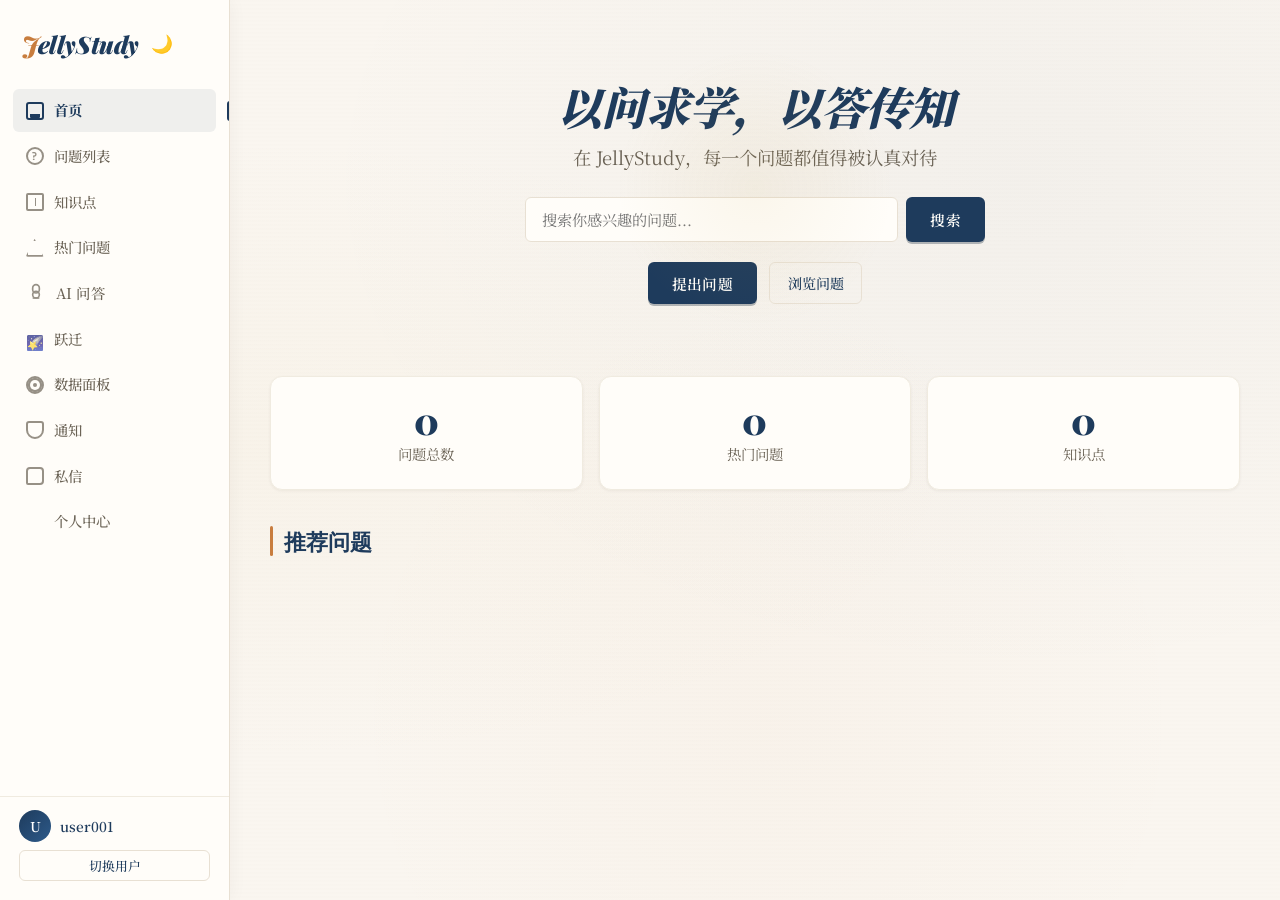
<file: qianduan/index.html>
<!DOCTYPE html>
<html lang="zh-CN">
<head>
    <meta charset="UTF-8">
    <meta name="viewport" content="width=device-width, initial-scale=1.0">
    <title>JellyStudy — 问答学习平台</title>
    <link rel="stylesheet" href="css/base.css">
    <link rel="icon" href="data:image/svg+xml,<svg xmlns='http://www.w3.org/2000/svg' viewBox='0 0 32 32'><rect width='32' height='32' rx='6' fill='%232563eb'/><text x='16' y='23' text-anchor='middle' fill='white' font-size='20' font-family='Arial'>J</text></svg>">
</head>
<body>

<!-- ── Sidebar Navigation ─────────────────────────── -->
<aside class="sidebar" id="sidebar">
    <div class="sidebar-brand">
        <a href="#" class="sidebar-logo" data-page="home">JellyStudy</a>
        <button class="skin-toggle-btn" title="切换暗黑模式">🌙</button>
    </div>

    <nav class="sidebar-nav">
        <a href="#" class="sidebar-link active" data-page="home">
            <span class="nav-icon nav-icon-home"></span>
            <span>首页</span>
        </a>
        <a href="#" class="sidebar-link" data-page="questions">
            <span class="nav-icon nav-icon-questions"></span>
            <span>问题列表</span>
        </a>
        <a href="#" class="sidebar-link" data-page="knowledge">
            <span class="nav-icon nav-icon-knowledge"></span>
            <span>知识点</span>
        </a>
        <a href="#" class="sidebar-link" data-page="hot">
            <span class="nav-icon nav-icon-hot"></span>
            <span>热门问题</span>
        </a>
        <a href="#" class="sidebar-link" data-page="ai">
            <span class="nav-icon nav-icon-ai"></span>
            <span>AI 问答</span>
        </a>
        <a href="#" class="sidebar-link" data-page="gacha">
            <span class="nav-icon nav-icon-gacha">🌠</span>
            <span>跃迁</span>
        </a>
        <a href="#" class="sidebar-link" data-page="redis">
            <span class="nav-icon nav-icon-redis"></span>
            <span>数据面板</span>
        </a>
        <a href="#" class="sidebar-link" data-page="notifications" id="nav-notifications">
            <span class="nav-icon nav-icon-notifications"></span>
            <span>通知</span>
            <span class="sidebar-badge notification-badge" id="notificationBadge" style="display:none;">0</span>
        </a>
        <a href="#" class="sidebar-link" data-page="messages" id="nav-messages">
            <span class="nav-icon nav-icon-messages"></span>
            <span>私信</span>
            <span class="sidebar-badge message-badge" id="messageBadge" style="display:none;">0</span>
        </a>
        <a href="#" class="sidebar-link" data-page="profile" id="nav-profile">
            <span class="nav-icon nav-icon-profile"></span>
            <span>个人中心</span>
        </a>
    </nav>

    <div class="sidebar-footer">
        <div class="sidebar-user" id="sidebarUser" onclick="viewedUserId=null;showPage('profile')" title="进入个人中心" style="cursor:pointer;">
            <span class="sidebar-user-avatar" id="sidebarUserAvatar"></span>
            <div class="sidebar-user-info">
                <span class="sidebar-user-name" id="sidebarUserName">user001</span>
                <span class="sidebar-user-title" id="sidebarUserTitle"></span>
            </div>
        </div>
        <button class="btn-small btn-secondary" onclick="showUserModal()">切换用户</button>
    </div>
</aside>

<!-- ── Sidebar Overlay (mobile) ────────────────────── -->
<div class="sidebar-overlay" id="sidebarOverlay"></div>

<!-- ── Main Content ────────────────────────────────── -->
<main class="main-content" id="mainContent">

    <!-- Hamburger (mobile) -->
    <button class="hamburger" id="hamburgerBtn" aria-label="菜单">
        <span></span><span></span><span></span>
    </button>

    <!-- =============================================
         Home Page
         ============================================= -->
    <section id="home-page" class="page active">
        <!-- Hero -->
        <div class="hero">
            <h1>以问求学，以答传知</h1>
            <p>在 JellyStudy，每一个问题都值得被认真对待</p>
            <div class="hero-search">
                <input type="text" id="heroSearchInput" placeholder="搜索你感兴趣的问题...">
                <button class="btn-primary" onclick="searchFromHero()">搜索</button>
            </div>
            <div class="hero-actions">
                <button class="btn-primary" onclick="showAskQuestion()">提出问题</button>
                <button class="btn-secondary" onclick="showPage('questions')">浏览问题</button>
            </div>
        </div>

        <!-- Stats -->
        <div class="stats">
            <div class="stat-card">
                <div class="stat-number" id="questionCount">0</div>
                <div class="stat-label">问题总数</div>
            </div>
            <div class="stat-card">
                <div class="stat-number" id="hotQuestionCount">0</div>
                <div class="stat-label">热门问题</div>
            </div>
            <div class="stat-card">
                <div class="stat-number" id="knowledgeCount">0</div>
                <div class="stat-label">知识点</div>
            </div>
        </div>

        <!-- Recommend -->
        <div class="section">
            <h2>推荐问题</h2>
            <div id="recommendQuestions" class="question-list"></div>
        </div>
    </section>

    <!-- =============================================
         Questions Page
         ============================================= -->
    <section id="questions-page" class="page">
        <div class="page-header">
            <h2>所有问题</h2>
            <div class="search-box">
                <input type="text" id="searchInput" placeholder="搜索问题...">
                <button class="btn-secondary" onclick="searchQuestions()">搜索</button>
            </div>
        </div>

        <div id="allQuestions" class="question-list"></div>
        <div class="pagination" id="pagination"></div>
    </section>

    <!-- =============================================
         Knowledge Page
         ============================================= -->
    <section id="knowledge-page" class="page">
        <div class="page-header">
            <h2>知识点</h2>
            <button class="btn-primary" onclick="showAddKnowledge()">添加知识点</button>
        </div>

        <div id="knowledgeList" class="knowledge-grid"></div>
    </section>

    <!-- =============================================
         Hot Questions Page
         ============================================= -->
    <section id="hot-page" class="page">
        <div class="page-header">
            <h2>热门问题</h2>
        </div>
        <div id="hotQuestions" class="question-list"></div>
    </section>

    <!-- =============================================
         Redis Data Panel
         ============================================= -->
    <section id="redis-page" class="page">
        <div class="page-header">
            <h2>数据面板</h2>
        </div>

        <div class="redis-stats">
            <div class="redis-stat-card redis-stat-blue">
                <div class="stat-number" id="onlineUserCount">--</div>
                <div class="stat-label">在线用户</div>
                <small>实时统计</small>
            </div>
            <div class="redis-stat-card redis-stat-amber">
                <div class="stat-number" id="rankingCount">--</div>
                <div class="stat-label">排行榜问题</div>
                <small>最受欢迎</small>
            </div>
        </div>

        <div class="redis-content-grid">
            <div class="redis-panel">
                <div class="panel-header">
                    <h3>最受欢迎问题 Top 10</h3>
                    <button class="btn-small btn-panel" onclick="refreshPopularRanking()">刷新</button>
                </div>
                <div id="popularRankingList" class="ranking-list">
                    <p class="loading-text">加载中...</p>
                </div>
            </div>
            <div class="redis-panel">
                <div class="panel-header">
                    <h3>活跃用户 Top 10</h3>
                    <button class="btn-small btn-panel" onclick="refreshActiveUsers()">刷新</button>
                </div>
                <div id="activeUsersList" class="user-list">
                    <p class="loading-text">加载中...</p>
                </div>
            </div>
        </div>

    </section>

    <!-- =============================================
         Notifications Page
         ============================================= -->
    <section id="notifications-page" class="page">
        <div class="page-header">
            <h2>通知中心</h2>
            <div class="notification-actions">
                <span class="unread-count-display" id="totalUnreadCount">未读: 0 条</span>
                <button class="btn-primary btn-small" onclick="markAllNotificationsRead()">全部已读</button>
                <button class="btn-secondary btn-small" onclick="loadNotifications()">刷新</button>
            </div>
        </div>

        <div class="notification-stats">
            <div class="stat-card">
                <div class="stat-number" id="statTotal">0</div>
                <div class="stat-label">总通知数</div>
            </div>
            <div class="stat-card">
                <div class="stat-number stat-unread" id="statUnread">0</div>
                <div class="stat-label">未读通知</div>
            </div>
            <div class="stat-card">
                <div class="stat-number stat-read" id="statRead">0</div>
                <div class="stat-label">已读通知</div>
            </div>
        </div>

        <div class="notification-tabs">
            <button class="notif-tab active" onclick="filterNotifications('all')">全部</button>
            <button class="notif-tab" onclick="filterNotifications('unread')">未读</button>
            <button class="notif-tab" onclick="filterNotifications('read')">已读</button>
        </div>

        <div id="notificationList" class="notification-list-container">
            <p class="loading-text">加载中...</p>
        </div>
        <div class="pagination" id="notificationPagination"></div>
    </section>

    <!-- =============================================
         Messages Page
         ============================================= -->
    <section id="messages-page" class="page">
        <div class="message-system">
            <div class="contact-sidebar">
                <div class="contact-header">
                    <h2>私信</h2>
                    <button class="btn-small btn-panel" onclick="showSendMessageModal()">发消息</button>
                </div>
                <div class="contact-search">
                    <input type="text" id="contactSearchInput" placeholder="搜索联系人..." oninput="searchContacts()">
                </div>
                <div id="contactList" class="contact-list">
                    <p class="loading-text">加载中...</p>
                </div>
            </div>
            <div class="chat-window" id="chatWindow">
                <div class="chat-empty-state" id="chatEmptyState">
                    <div class="empty-icon">
                        <span class="icon-chat-large"></span>
                    </div>
                    <h3>选择一个会话开始聊天</h3>
                    <p>从左侧列表选择联系人，或点击"发消息"开始新对话</p>
                </div>
                <div class="chat-active" id="chatActive" style="display:none;">
                    <div class="chat-header">
                        <h3 id="chatContactName">联系人</h3>
                        <button class="btn-small btn-secondary" onclick="markConversationAsRead()">标记已读</button>
                    </div>
                    <div class="messages-container" id="messagesContainer">
                        <p class="loading-text">加载消息中...</p>
                    </div>
                    <div class="message-input-area">
                        <textarea id="messageInput" placeholder="输入消息..." rows="2"></textarea>
                        <button class="btn-primary" onclick="sendMessage()">发送</button>
                    </div>
                </div>
            </div>
        </div>
    </section>

    <!-- =============================================
         Profile / User Center Page
         ============================================= -->
    <section id="profile-page" class="page">
        <button id="profileBackBtn" class="btn-back" style="display:none;margin-bottom:12px;" onclick="viewedUserId=null;loadProfile();">← 返回我的主页</button>
        <!-- 顶部资料卡片 -->
        <div class="profile-header">
            <div class="profile-avatar-wrap">
                <img id="profileAvatarImg" class="profile-avatar-img" alt="头像" style="display:none;">
                <div id="profileAvatarFallback" class="profile-avatar-fallback">U</div>
                <button class="profile-avatar-upload" id="profileAvatarUploadBtn" onclick="document.getElementById('avatarFileInput').click()" title="更换头像">📷</button>
                <input type="file" id="avatarFileInput" accept="image/*" style="display:none;" onchange="uploadAvatar(event)">
            </div>
            <div class="profile-info">
                <div class="profile-name-row">
                    <h2 id="profileNickname">用户</h2>
                    <span class="profile-title-badge" id="profileTitleBadge">新人</span>
                </div>
                <div class="profile-stats">
                    <div class="profile-stat">
                        <span class="profile-stat-num" id="profileReputation">0</span>
                        <span class="profile-stat-label">贡献点</span>
                    </div>
                    <div class="profile-stat">
                        <span class="profile-stat-num" id="profileFollowing">0</span>
                        <span class="profile-stat-label">关注</span>
                    </div>
                    <div class="profile-stat">
                        <span class="profile-stat-num" id="profileFollowers">0</span>
                        <span class="profile-stat-label">粉丝</span>
                    </div>
                    <div class="profile-stat">
                        <span class="profile-stat-num" id="profileQuestions">0</span>
                        <span class="profile-stat-label">提问</span>
                    </div>
                    <div class="profile-stat">
                        <span class="profile-stat-num" id="profileAnswers">0</span>
                        <span class="profile-stat-label">回答</span>
                    </div>
                    <div class="profile-stat">
                        <span class="profile-stat-num" id="profileCredits">0</span>
                        <span class="profile-stat-label">信用点</span>
                    </div>
                    <div class="profile-stat">
                        <span class="profile-stat-num" id="profileLevel">Lv0</span>
                        <span class="profile-stat-label">等级</span>
                    </div>
                </div>
            </div>
        </div>

        <!-- Tab 切换 -->
        <div class="profile-tabs">
            <button class="profile-tab active" data-tab="history" onclick="switchProfileTab('history')">最近浏览</button>
            <button class="profile-tab" data-tab="favorites" onclick="switchProfileTab('favorites')">我的收藏</button>
            <button class="profile-tab" data-tab="following" onclick="switchProfileTab('following')">关注的人</button>
            <button class="profile-tab" data-tab="followers" onclick="switchProfileTab('followers')">我的粉丝</button>
            <button class="profile-tab" data-tab="titles" onclick="switchProfileTab('titles')">我的称号</button>
            <button class="profile-tab" data-tab="report" onclick="switchProfileTab('report')">学习报告</button>
        </div>

        <div class="profile-tab-content" id="profileTabContent">
            <p class="loading-text">加载中...</p>
        </div>
        <!-- 小摆件展示区（物理引擎） -->
        <div class="decoration-shelf" id="decorationShelf">
            <div class="decoration-shelf-header">
                <h3>🎀 展示台</h3>
                <button class="deco-shake-btn" id="decoShakeBtn" title="摇一摇">🫨 摇一摇</button>
            </div>
            <div class="decoration-shelf-stage" id="decorationShelfStage">
            </div>
        </div>

    </section>

    <!-- =============================================
         Gacha Page (抽卡)
         ============================================= -->
    <section id="gacha-page" class="page">
        <div class="gacha-container">
            <button class="btn-back" onclick="showPage('profile')">&larr; 返回个人中心</button>

            <div class="gacha-header">
                <div class="gacha-credit-display">
                    <span class="gacha-credit-icon">💰</span>
                    <span class="gacha-credit-value" id="gachaCredits">0</span>
                    <span class="gacha-credit-label">信用点</span>
                </div>
                <div class="gacha-level-display">
                    <span id="gachaLevel">Lv0</span>
                    <div class="gacha-level-bar"><div class="gacha-level-fill" id="gachaLevelFill"></div></div>
                    <span id="gachaNextLevel"></span>
                </div>
            </div>

            <div class="gacha-actions">
                <button class="btn-primary gacha-btn" onclick="doGacha(1)" id="gachaBtn1">🎲 单抽 (160)</button>
                <button class="btn-primary gacha-btn gacha-btn-10" onclick="doGacha(10)" id="gachaBtn10">🎰 十连抽 (1600)</button>
            </div>

            <div class="gacha-result" id="gachaResult" style="display:none;"></div>

            <div class="gacha-tabs">
                <button class="gacha-tab active" data-gtab="fragments" onclick="switchGachaTab('fragments')">💎 碎片背包</button>
                <button class="gacha-tab" data-gtab="decorations" onclick="switchGachaTab('decorations')">🎁 我的装饰</button>
            </div>

            <div class="gacha-tab-content" id="gachaFragments"></div>
            <div class="gacha-tab-content" id="gachaDecorations" style="display:none;"></div>
        </div>
    </section>

    <!-- =============================================
         Question Bank Page (题库)
         ============================================= -->
    <section id="questionbank-page" class="page">
        <div class="qb-container">
            <div class="qb-topbar">
                <button class="btn-back" onclick="goBackFromQuestionBank()">&larr; 返回知识点</button>
                <div class="qb-topbar-info">
                    <h2 id="qbKpTitle">知识点题库</h2>
                    <span class="qb-count" id="qbCount">0 道题目</span>
                </div>
                <div class="qb-topbar-actions">
                    <input type="number" id="qbGenCount" value="5" min="1" max="20" class="qb-gen-input" title="生成数量">
                    <button class="btn-primary" onclick="generateQuestions()" id="qbGenBtn">AI 生成</button>
                    <button class="btn-secondary" onclick="showAddQuestionForm()">+ 手动添加</button>
                </div>
            </div>

            <!-- Tab 切换 -->
            <div class="qb-tabs">
                <button class="qb-tab active" data-qbmode="browse" onclick="switchQBMode('browse')">📋 浏览模式</button>
                <button class="qb-tab" data-qbmode="challenge" onclick="switchQBMode('challenge')">⚡ 闯关模式</button>
            </div>

            <!-- 浏览模式 -->
            <div class="qb-mode" id="qbBrowseMode">
                <div id="qbQuestionList" class="qb-question-list"></div>
            </div>

            <!-- 闯关模式 -->
            <div class="qb-mode" id="qbChallengeMode" style="display:none;">
                <div class="qb-challenge-progress" id="qbChallengeProgress"></div>
                <div class="qb-challenge-card" id="qbChallengeCard">
                    <p class="qb-challenge-placeholder">点击"开始闯关"随机抽取题目</p>
                </div>
                <div class="qb-challenge-actions" id="qbChallengeActions">
                    <button class="btn-primary" onclick="startChallenge()" id="qbStartBtn">开始闯关</button>
                </div>
                <div class="qb-challenge-result" id="qbChallengeResult" style="display:none;"></div>
            </div>
        </div>
    </section>

    <!-- =============================================
         AI Q&A Page
         ============================================= -->
    <section id="ai-page" class="page">
        <div class="ai-page-container">
            <!-- 顶部栏：标题 + 角色选择器 -->
            <div class="ai-topbar">
                <div class="ai-topbar-left">
                    <span class="ai-topbar-icon"></span>
                    <div>
                        <h2 class="ai-topbar-title">AI 智能问答</h2>
                        <p class="ai-topbar-subtitle">选择一个AI角色来回答你的问题</p>
                    </div>
                </div>
                <div class="ai-topbar-right">
                    <label class="ai-persona-label" for="aiPersonaSelect">🎭 人设：</label>
                    <select id="aiPersonaSelect" class="ai-persona-select" onchange="onPersonaChange()">
                        <option value="default">📚 耐心专业的老师</option>
                        <option value="xilian">🌸 浪漫俏皮的粉发少女</option>
                        <option value="baie">☀️ 阳光开朗的中二少年</option>
                        <option value="pamu">🐰 傲娇温柔的可靠向导</option>
                        <option value="luosigumu">⚙️ 优雅理性的机械绅士</option>
                        <option value="heita">💎 毒舌高效的天才</option>
                        <option value="sushang">🎀 活泼迷糊的可爱少女</option>
                    </select>
                </div>
            </div>

            <!-- 聊天区域 -->
            <div class="ai-chat-area" id="aiChatArea">
                <div class="ai-welcome" id="aiWelcome">
                    <div class="ai-welcome-icon"></div>
                    <h3>欢迎使用 AI 智能问答</h3>
                    <p>选择一个角色，然后输入你的问题，AI 将用该角色的风格回答你</p>
                </div>
            </div>

            <!-- 输入区域 -->
            <div class="ai-input-area">
                <textarea id="aiQuestionInput" class="ai-input" placeholder="输入你的问题..." rows="2"
                    onkeydown="if(event.key==='Enter'&&!event.shiftKey){event.preventDefault();sendAiQuestion();}"></textarea>
                <button class="btn-primary ai-send-btn" onclick="sendAiQuestion()">发送</button>
            </div>
        </div>
    </section>

    <!-- =============================================
         Question Detail Page
         ============================================= -->
    <section id="detail-page" class="page">
        <button class="btn-back" onclick="showPage('home')">&larr; 返回</button>
        <div id="questionDetail"></div>
    </section>

</main>

<!-- ── Mobile Bottom Nav ──────────────────────────── -->
<nav class="mobile-nav" id="mobileNav">
    <a href="#" class="mobile-nav-item active" data-page="home">
        <span class="mnav-icon mnav-home"></span>
        <span>首页</span>
    </a>
    <a href="#" class="mobile-nav-item" data-page="questions">
        <span class="mnav-icon mnav-questions"></span>
        <span>问题</span>
    </a>
    <a href="#" class="mobile-nav-item" data-page="knowledge">
        <span class="mnav-icon mnav-knowledge"></span>
        <span>知识点</span>
    </a>
    <a href="#" class="mobile-nav-item" data-page="messages">
        <span class="mnav-icon mnav-messages"></span>
        <span>私信</span>
    </a>
    <a href="#" class="mobile-nav-item" data-page="ai">
        <span class="mnav-icon mnav-ai"></span>
        <span>AI</span>
    </a>
    <a href="#" class="mobile-nav-item" data-page="notifications">
        <span class="mnav-icon mnav-notifications"></span>
        <span>通知</span>
    </a>
</nav>

<!-- =============================================
     Modals
     ============================================= -->

<!-- 提问弹窗 -->
<div id="askModal" class="modal">
    <div class="modal-content">
        <span class="close" onclick="closeModal('askModal')">&times;</span>
        <h2>提出问题</h2>
        <form id="askForm">
            <div class="form-group">
                <label>标题</label>
                <input type="text" id="questionTitle" required>
            </div>
            <div class="form-group">
                <label>内容</label>
                <textarea id="questionContent" rows="5" required></textarea>
            </div>
            <div class="form-group">
                <label>知识点（可选，不选择则由 AI 自动提取）</label>
                <select id="questionKnowledgePoint"></select>
            </div>
            <div class="form-group">
                <label>标签（逗号分隔）</label>
                <input type="text" id="questionTags" placeholder="Java, Spring, MongoDB">
            </div>
            <button type="submit" class="btn-primary">提交问题</button>
        </form>
    </div>
</div>

<!-- 回答弹窗 -->
<div id="answerModal" class="modal">
    <div class="modal-content">
        <span class="close" onclick="closeModal('answerModal')">&times;</span>
        <h2>回答问题</h2>
        <form id="answerForm">
            <input type="hidden" id="answerQuestionId">
            <div class="form-group">
                <label>回答内容</label>
                <textarea id="answerContent" rows="5" required></textarea>
            </div>
            <button type="submit" class="btn-primary">提交回答</button>
        </form>
    </div>
</div>

<!-- 评论弹窗 -->
<div id="commentModal" class="modal">
    <div class="modal-content">
        <span class="close" onclick="closeModal('commentModal')">&times;</span>
        <h2>发表评论</h2>
        <form id="commentForm">
            <input type="hidden" id="commentTargetId">
            <input type="hidden" id="commentType">
            <div class="form-group">
                <label>评论内容</label>
                <textarea id="commentContent" rows="3" required></textarea>
            </div>
            <button type="submit" class="btn-primary">提交评论</button>
        </form>
    </div>
</div>

<!-- 添加知识点弹窗 -->
<div id="knowledgeModal" class="modal">
    <div class="modal-content">
        <span class="close" onclick="closeModal('knowledgeModal')">&times;</span>
        <h2>添加知识点</h2>
        <form id="knowledgeForm">
            <div class="form-group">
                <label>标题</label>
                <input type="text" id="knowledgeTitle" required>
            </div>
            <div class="form-group">
                <label>内容</label>
                <textarea id="knowledgeContent" rows="4" required></textarea>
            </div>
            <div class="form-group">
                <label>分类</label>
                <input type="text" id="knowledgeCategory" required>
            </div>
            <div class="form-group">
                <label>标签（逗号分隔）</label>
                <input type="text" id="knowledgeTags" placeholder="重要, 基础">
            </div>
            <div class="form-group">
                <label>难度</label>
                <select id="knowledgeDifficulty">
                    <option value="简单">简单</option>
                    <option value="中等">中等</option>
                    <option value="困难">困难</option>
                </select>
            </div>
            <button type="submit" class="btn-primary">提交</button>
        </form>
    </div>
</div>

<!-- 用户弹窗 -->
<div id="userModal" class="modal">
    <div class="modal-content">
        <span class="close" onclick="closeModal('userModal')">&times;</span>
        <h2>用户管理</h2>
        <div class="user-section">
            <h3>选择用户</h3>
            <select id="userSelect" onchange="switchUser()">
                <option value="">-- 选择用户 --</option>
            </select>
        </div>
        <hr>
        <div class="user-section">
            <h3>创建新用户</h3>
            <form id="createUserForm">
                <div class="form-group">
                    <label>用户名</label>
                    <input type="text" id="newUsername" required>
                </div>
                <div class="form-group">
                    <label>昵称</label>
                    <input type="text" id="newNickname" required>
                </div>
                <div class="form-group">
                    <label>密码</label>
                    <input type="password" id="newPassword" required>
                </div>
                <div class="form-group">
                    <label>邮箱</label>
                    <input type="email" id="newEmail">
                </div>
                <button type="submit" class="btn-primary">创建用户</button>
            </form>
        </div>
    </div>
</div>

<!-- 发送消息弹窗 -->
<div id="sendMessageModal" class="modal">
    <div class="modal-content">
        <span class="close" onclick="closeModal('sendMessageModal')">&times;</span>
        <h2>发送私信</h2>
        <form id="sendMessageForm" onsubmit="handleSendMessage(event)">
            <div class="form-group">
                <label>选择接收人</label>
                <select id="messageReceiverSelect" required>
                    <option value="">-- 选择联系人 --</option>
                </select>
            </div>
            <div class="form-group">
                <label>消息内容</label>
                <textarea id="messageContentInput" rows="4" placeholder="输入消息内容..." required></textarea>
            </div>
            <button type="submit" class="btn-primary">发送</button>
        </form>
    </div>
</div>

<script src="js/app.js?v=29"></script>
<script src="js/skin.js"></script>
</body>
</html>
</file>
<file: qianduan/css/base.css>
/* JellyStudy Base Styles — CSS Variables, Layout, Reset */
/* Skin-specific styles are in skins/ink.css and skins/dark.css */

*, *::before, *::after {
    box-sizing: border-box;
    margin: 0;
    padding: 0;
}

:root {
    --primary: #2563eb;
    --primary-hover: #1d4ed8;
    --amber: #d97706;
    --amber-light: #f59e0b;
    --bg: #fafaf9;
    --bg-card: #fff;
    --bg-hover: #f5f5f4;
    --surface: #fafaf9;
    --paper-warm: #fefce8;
    --ink: #1c1917;
    --text: #292524;
    --text-light: #78716c;
    --text-muted: #a8a29e;
    --border: #d6d3d1;
    --border-light: #e7e5e4;
    --radius: 6px;
    --radius-lg: 10px;
    --font: 'Noto Serif SC', 'Source Han Serif SC', 'SimSun', serif;
}

body {
    font-family: var(--font);
    background: var(--bg);
    color: var(--text);
    display: flex;
    min-height: 100vh;
}

html { scroll-behavior: smooth; }
a { color: inherit; text-decoration: none; }
img { max-width: 100%; height: auto; }

/* ══════════════════════════════════════════════════════════
   Equippable Background Themes
   Each bg-* class overrides CSS variables for a cohesive look
   ══════════════════════════════════════════════════════════ */

/* ── 纯白背景 (Plain White) ── */
body.bg-纯白背景 {
    background: #fafafa !important;
    --bg: #fafafa;
    --bg-card: #ffffff;
    --bg-hover: #f5f5f4;
    --surface: #ffffff;
    --surface-alt: #fafaf7;
    --paper: #faf8f4;
    --paper-warm: #f7f3ea;
    --text: #292524;
    --text-muted: #78716c;
    --text-light: #a8a29e;
    --border: #e0dcd5;
    --border-light: #ede9e2;
    --ink: #1e3b5c;
    --ink-light: #2d5a8a;
    --ink-dark: #0f2135;
    --amber: #c87d3e;
    --amber-glow: #e09a5a;
    --gold: #c9a44b;
    --sage: #5a8a5c;
    --sage-light: #e8f2e9;
    --rust: #b8453f;
    --rust-light: #fce8e6;
    --shadow-sm: 0 1px 3px rgba(0,0,0,0.05);
    --shadow: 0 2px 12px rgba(0,0,0,0.07);
    --shadow-lg: 0 8px 32px rgba(0,0,0,0.10);
}

/* ── 星空背景 (Starry Night) ── */
body.bg-星空背景 {
    background: linear-gradient(135deg, #0f0c29, #302b63, #24243e) !important;
    --bg: #1a1535;
    --bg-card: #221e45;
    --bg-hover: #2a2550;
    --surface: #221e45;
    --surface-alt: #282350;
    --paper: #221e45;
    --paper-warm: #282350;
    --text: #e4e0f8;
    --text-muted: #a09cc5;
    --text-light: #7874a0;
    --border: #3d3870;
    --border-light: #322e5a;
    --ink: #b8b0f0;
    --ink-light: #d0c8ff;
    --ink-dark: #8a80d0;
    --amber: #e8b860;
    --amber-glow: #f0d080;
    --gold: #e0c060;
    --sage: #70b070;
    --sage-light: #253520;
    --rust: #e06050;
    --rust-light: #352020;
    --shadow-sm: 0 1px 3px rgba(0,0,0,0.25);
    --shadow: 0 2px 12px rgba(0,0,0,0.35);
    --shadow-lg: 0 8px 32px rgba(0,0,0,0.45);
}

/* ── 竹林背景 (Bamboo Forest) ── */
body.bg-竹林背景 {
    background: linear-gradient(180deg, #d4e9c3, #a8d5a2, #6b8f5e) !important;
    --bg: #e8f4e0;
    --bg-card: #f2faf0;
    --bg-hover: #e0f0d8;
    --surface: #f5faf2;
    --surface-alt: #edf5e8;
    --paper: #f0f6ea;
    --paper-warm: #eaf2e2;
    --text: #2c3a1f;
    --text-muted: #5a6b4a;
    --text-light: #7a8b6a;
    --border: #c8d8b8;
    --border-light: #d8e8c8;
    --ink: #3a5a28;
    --ink-light: #4a7a32;
    --ink-dark: #2a4018;
    --amber: #c88030;
    --amber-glow: #d89840;
    --gold: #b89830;
    --sage: #508040;
    --sage-light: #d0e8c0;
    --rust: #c04030;
    --rust-light: #fce0d8;
    --shadow-sm: 0 1px 3px rgba(30,50,20,0.08);
    --shadow: 0 2px 12px rgba(30,50,20,0.10);
    --shadow-lg: 0 8px 32px rgba(30,50,20,0.15);
}

/* ── 银河背景 (Galaxy) ── */
body.bg-银河背景 {
    background: linear-gradient(135deg, #1a1a2e, #16213e, #0f3460) !important;
    --bg: #161a30;
    --bg-card: #1c2440;
    --bg-hover: #222c50;
    --surface: #1c2440;
    --surface-alt: #222c50;
    --paper: #1c2440;
    --paper-warm: #222c50;
    --text: #dde4f0;
    --text-muted: #8a95b8;
    --text-light: #6a7595;
    --border: #2a3a60;
    --border-light: #223050;
    --ink: #80a0e0;
    --ink-light: #a0c0ff;
    --ink-dark: #5070c0;
    --amber: #e0a050;
    --amber-glow: #f0c070;
    --gold: #d8b850;
    --sage: #60a060;
    --sage-light: #203020;
    --rust: #d85040;
    --rust-light: #302020;
    --shadow-sm: 0 1px 3px rgba(0,0,0,0.3);
    --shadow: 0 2px 12px rgba(0,0,0,0.4);
    --shadow-lg: 0 8px 32px rgba(0,0,0,0.5);
}

/* ── 手绘背景 (Sketchbook) ── */
body.bg-手绘背景 {
    background: #f5f0e8 !important;
    /* 笔记纸纹理：横线 + 左边红线 + 纸张噪点 */
    background-image:
        linear-gradient(#e8dcc8 1px, transparent 1px),
        linear-gradient(90deg, #f0c0b0 1px, transparent 1px),
        repeating-linear-gradient(0deg, transparent, transparent 23px, #e0d8c8 23px, #e0d8c8 24px),
        url("data:image/svg+xml,%3Csvg xmlns='http://www.w3.org/2000/svg' width='100' height='100'%3E%3Cfilter id='n'%3E%3CfeTurbulence type='fractalNoise' baseFrequency='0.8' numOctaves='3' stitchTiles='stitch'/%3E%3C/filter%3E%3Crect width='100' height='100' filter='url(%23n)' opacity='0.03'/%3E%3C/svg%3E");
    background-size: 100% 100%, 2px 100%, 100% 24px, 200px 200px;
    --bg: #f5f0e8;
    --bg-card: #faf7f2;
    --bg-hover: #efe8dc;
    --surface: #faf7f2;
    --surface-alt: #f2ece0;
    --paper: #f5f0e8;
    --paper-warm: #efe6d8;
    --text: #3a3028;
    --text-muted: #7a6e60;
    --text-light: #a09888;
    --border: #d8cebc;
    --border-light: #e5dcc8;
    --ink: #4a3828;
    --ink-light: #6a5040;
    --ink-dark: #2a1808;
    --amber: #c87830;
    --amber-glow: #d89040;
    --gold: #b88830;
    --sage: #5a7a50;
    --sage-light: #e8f0e0;
    --rust: #b84030;
    --rust-light: #f8e0d8;
    --shadow-sm: 0 1px 3px rgba(50,40,30,0.06);
    --shadow: 0 2px 12px rgba(50,40,30,0.08);
    --shadow-lg: 0 8px 32px rgba(50,40,30,0.10);
}

/* ── 像素世界 (Pixel World) ── */
body.bg-像素世界 {
    background-color: #1a1a2e !important;
    /* CRT 像素网格 */
    background-image:
        linear-gradient(rgba(0,255,136,0.03) 1px, transparent 1px),
        linear-gradient(90deg, rgba(0,255,136,0.03) 1px, transparent 1px),
        linear-gradient(rgba(0,0,0,0.15) 1px, transparent 1px),
        linear-gradient(90deg, rgba(255,255,255,0.02) 1px, transparent 1px),
        radial-gradient(circle at 30% 20%, rgba(0,255,136,0.06) 0%, transparent 50%),
        radial-gradient(circle at 70% 60%, rgba(255,102,170,0.05) 0%, transparent 50%),
        radial-gradient(circle at 50% 80%, rgba(0,221,255,0.05) 0%, transparent 50%);
    background-size:
        4px 4px,
        4px 4px,
        2px 2px,
        60px 60px,
        100% 100%,
        100% 100%,
        100% 100%;
    background-position: 0 0, 0 0, 0 0, 0 0, 0 0, 0 0, 0 0;
    --bg: #1a1a2e;
    --bg-card: #222240;
    --bg-hover: #2a2a50;
    --surface: #222240;
    --surface-alt: #282848;
    --paper: #222240;
    --paper-warm: #282848;
    --text: #e0e8f0;
    --text-muted: #8899bb;
    --text-light: #667799;
    --border: #334466;
    --border-light: #2a3855;
    --ink: #00ff88;
    --ink-light: #44ffaa;
    --ink-dark: #00cc66;
    --amber: #ffcc00;
    --amber-glow: #ffdd44;
    --gold: #ffbb00;
    --sage: #00ddff;
    --sage-light: #152530;
    --rust: #ff66aa;
    --rust-light: #251525;
    --shadow-sm: 0 1px 3px rgba(0,0,0,0.25);
    --shadow: 0 2px 12px rgba(0,0,0,0.35);
    --shadow-lg: 0 8px 32px rgba(0,0,0,0.45);
}

/* ── 极光背景 (Aurora) ── */
body.bg-极光背景 {
    background: linear-gradient(135deg, #0d1b2a, #1b2838, #1a3a4a, #2d5a5a) !important;
    --bg: #0f1e2e;
    --bg-card: #152838;
    --bg-hover: #1c3042;
    --surface: #152838;
    --surface-alt: #1c3042;
    --paper: #152838;
    --paper-warm: #1c3042;
    --text: #d8e8f5;
    --text-muted: #8098b8;
    --text-light: #608098;
    --border: #1e3a4e;
    --border-light: #182e40;
    --ink: #68b8d8;
    --ink-light: #90d8f0;
    --ink-dark: #4890b0;
    --amber: #e0a848;
    --amber-glow: #f0c868;
    --gold: #d0c050;
    --sage: #58a088;
    --sage-light: #1a3028;
    --rust: #d86050;
    --rust-light: #302020;
    --shadow-sm: 0 1px 3px rgba(0,0,0,0.3);
    --shadow: 0 2px 12px rgba(0,0,0,0.4);
    --shadow-lg: 0 8px 32px rgba(0,0,0,0.5);
}
</file>
